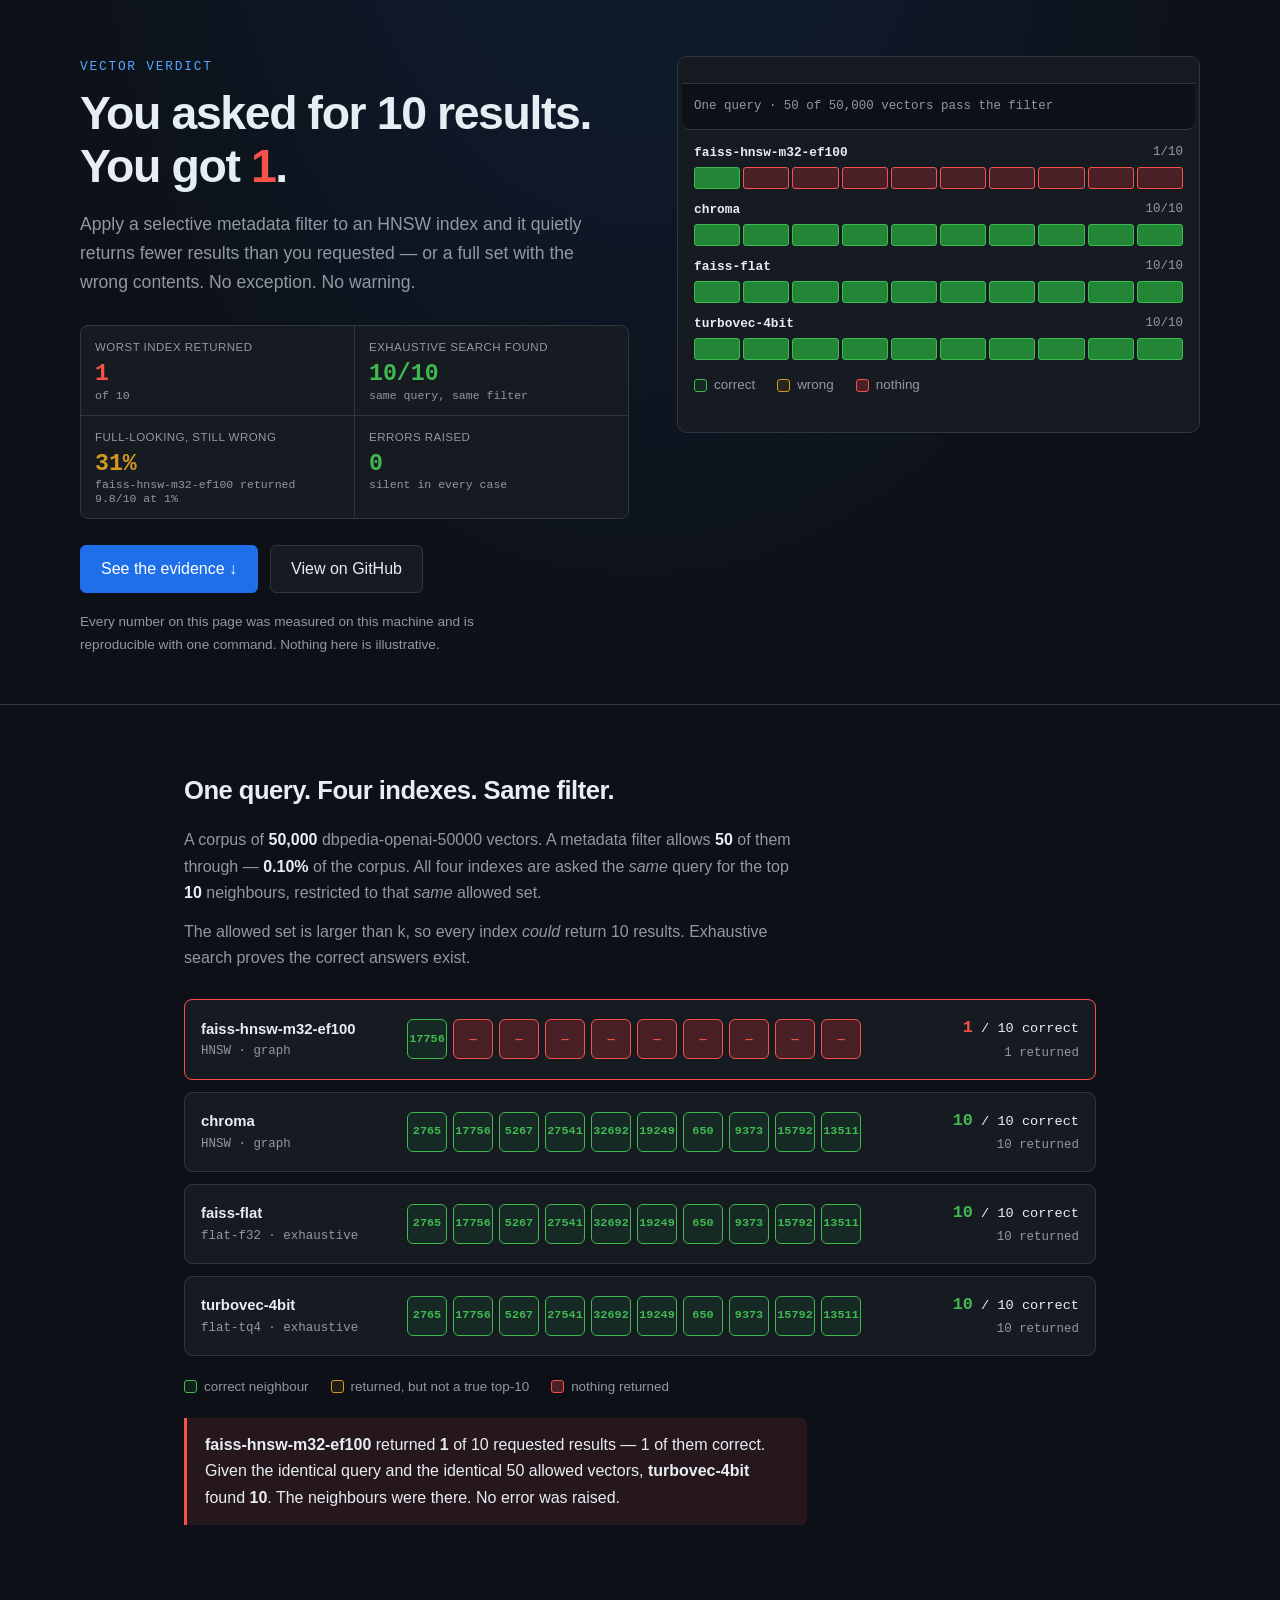
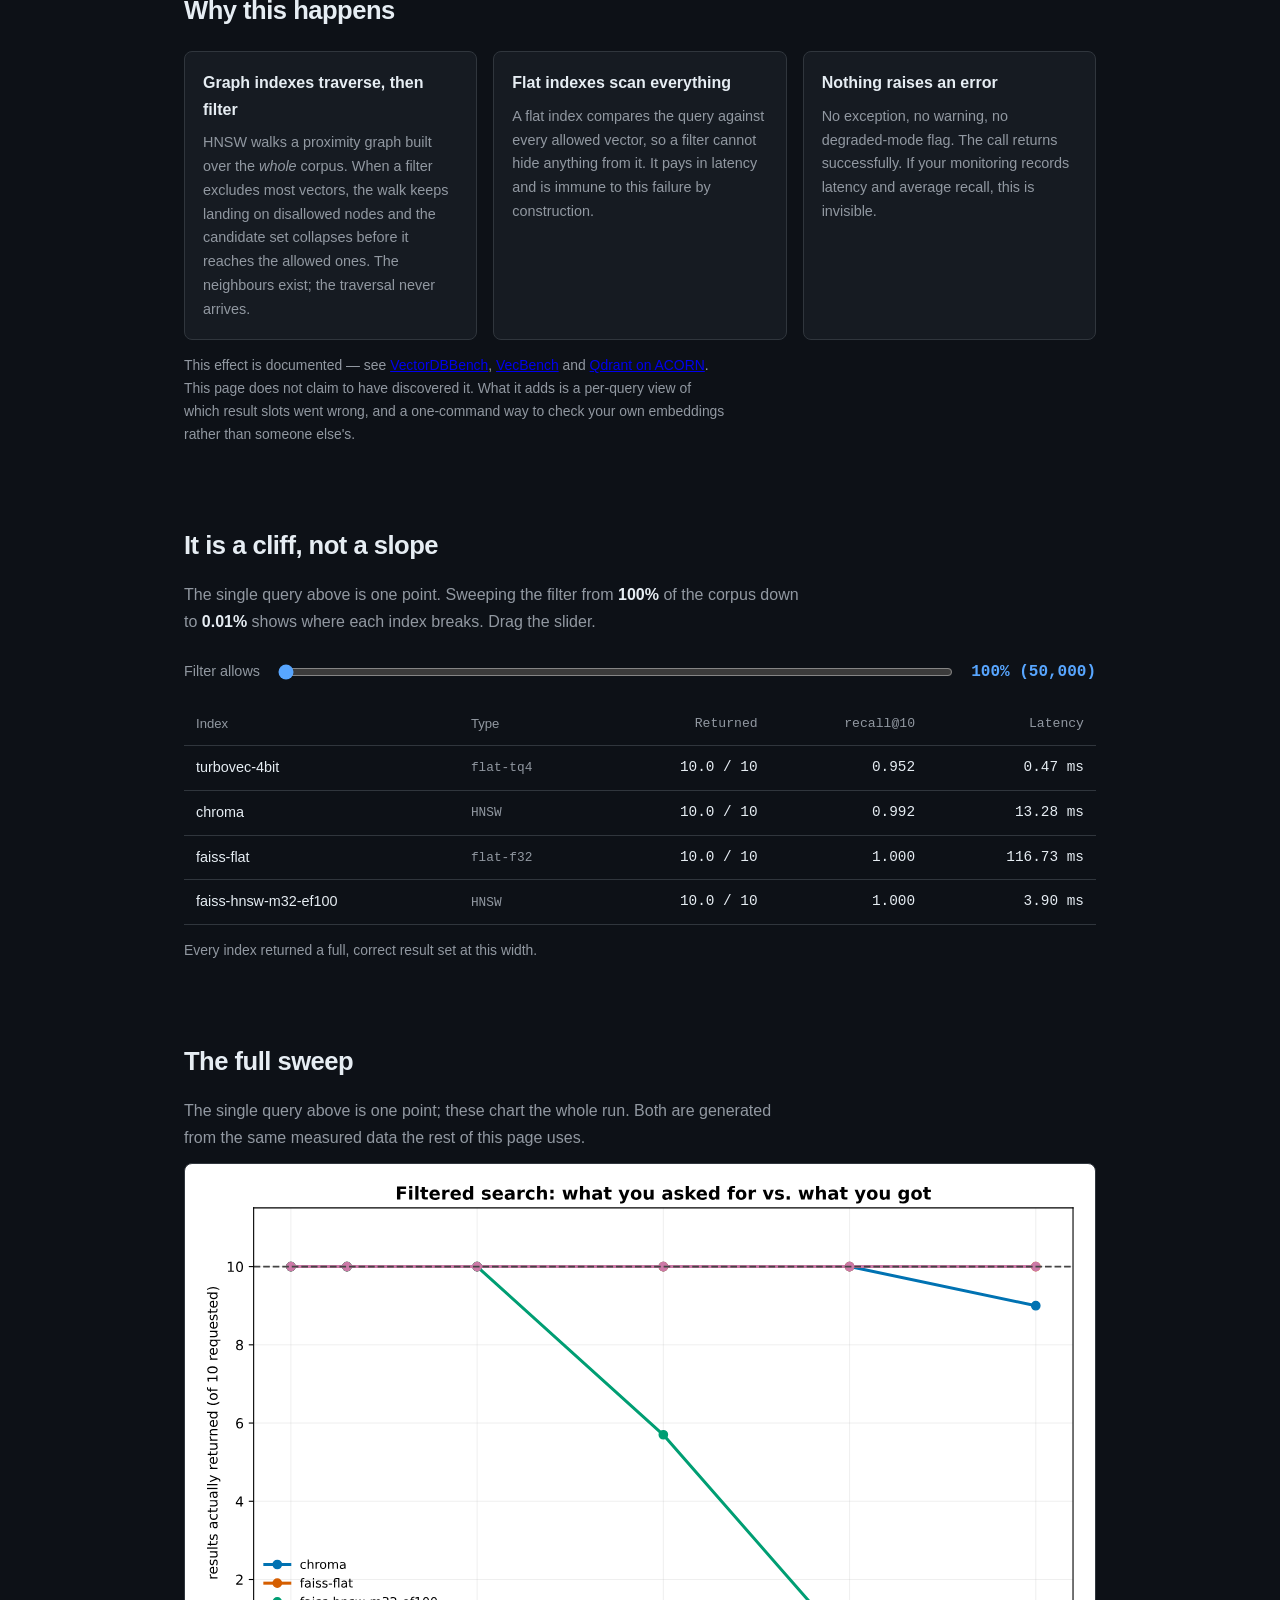
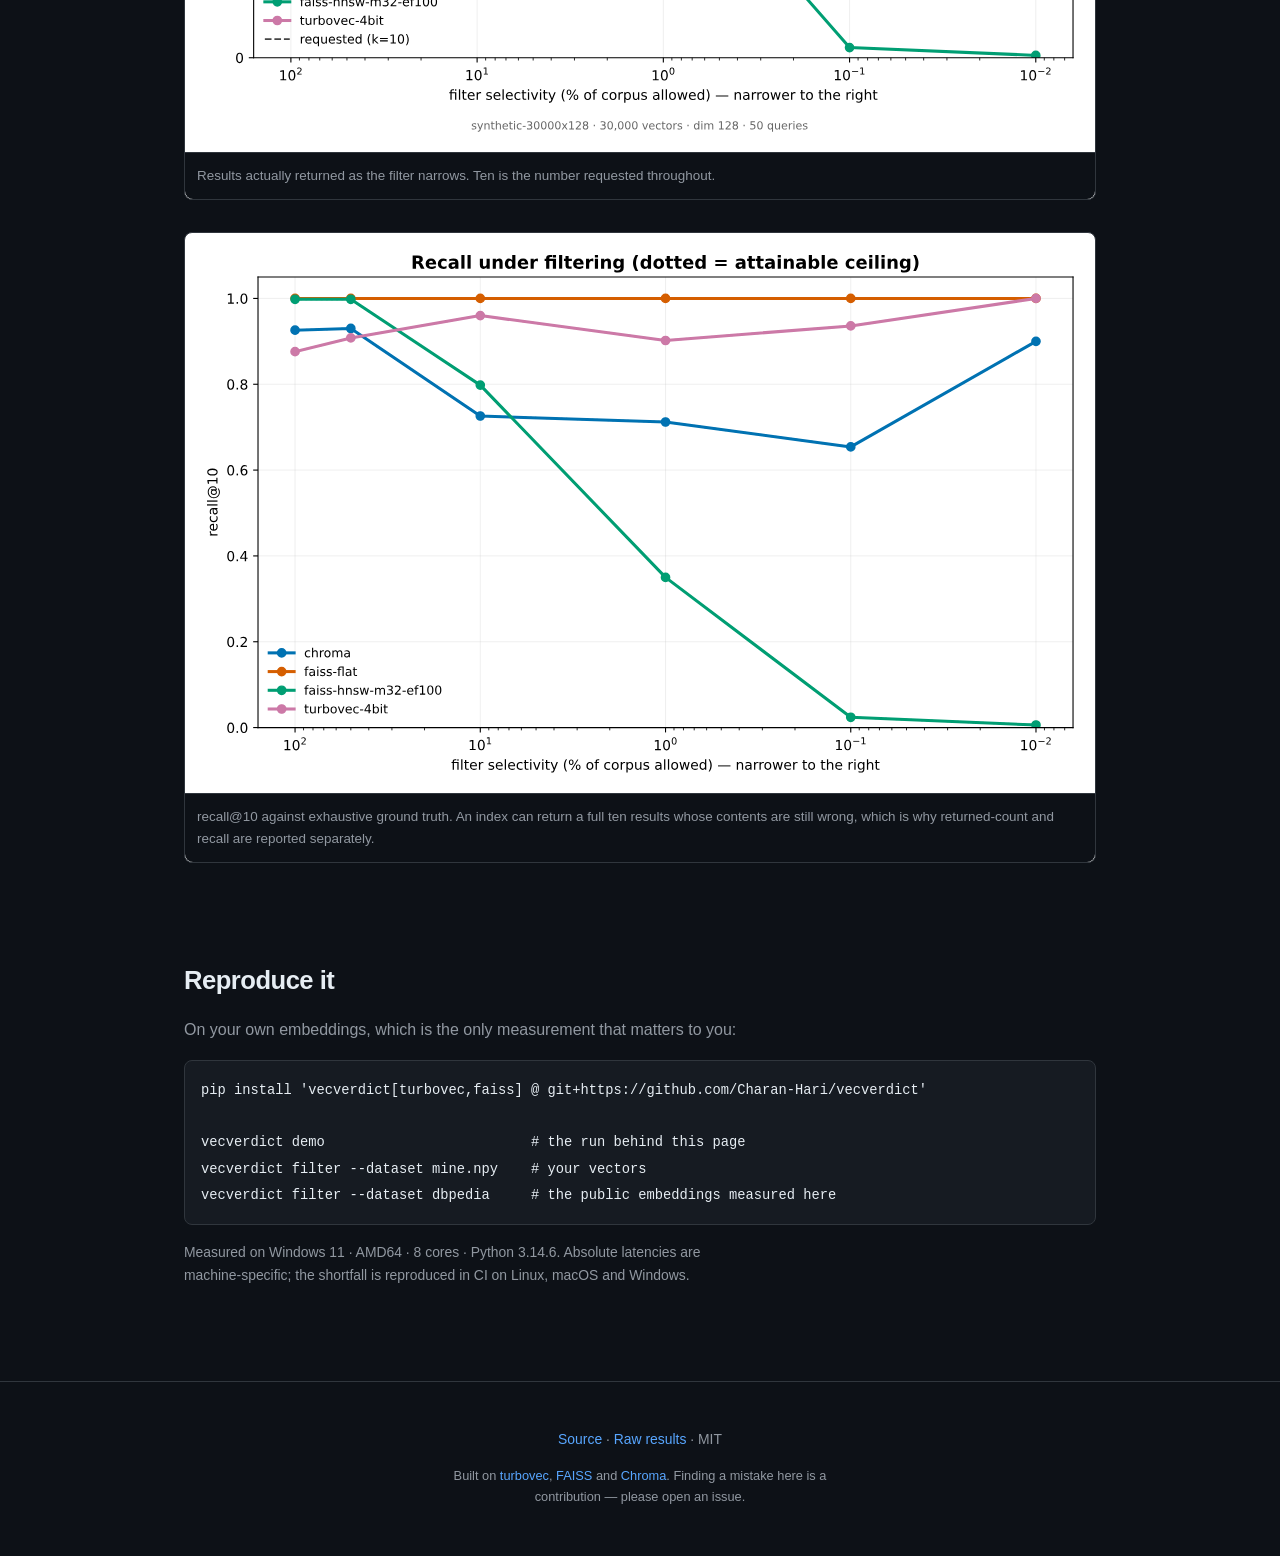
<file: docs/index.html>
<!DOCTYPE html>
<html lang="en">
<head>
<meta charset="utf-8">
<meta name="viewport" content="width=device-width, initial-scale=1">
<title>Vector Verdict — what your vector index actually returns</title>
<meta name="description" content="A measured demonstration that vector indexes silently return fewer, or wrong, results when a metadata filter is applied.">
<link rel="stylesheet" href="style.css">
</head>
<body>

<header class="hero">
  <div class="hero-inner">

    <div class="hero-copy">
      <p class="eyebrow">Vector Verdict</p>
      <h1>You asked for 10 results.<br>You got <span id="h-worst-n" class="bad-num">—</span>.</h1>
      <p class="tagline">
        Apply a selective metadata filter to an HNSW index and it quietly returns
        fewer results than you requested — or a full set with the wrong contents.
        No exception. No warning.
      </p>

      <dl class="hero-stats">
        <div>
          <dt>Worst index returned</dt>
          <dd><span id="h-stat-returned" class="bad-num">—</span> <small>of <span id="h-stat-k">—</span></small></dd>
        </div>
        <div>
          <dt>Exhaustive search found</dt>
          <dd><span id="h-stat-best" class="good-num">—</span> <small>same query, same filter</small></dd>
        </div>
        <div>
          <dt>Full-looking, still wrong</dt>
          <dd><span id="h-stat-wrong" class="warn-num">—</span> <small id="h-stat-wrong-who">—</small></dd>
        </div>
        <div>
          <dt>Errors raised</dt>
          <dd><span class="good-num">0</span> <small>silent in every case</small></dd>
        </div>
      </dl>

      <div class="hero-actions">
        <a class="repo primary" href="#slots">See the evidence ↓</a>
        <a class="repo" href="https://github.com/Charan-Hari/vecverdict">View on GitHub</a>
      </div>
      <p class="sub">
        Every number on this page was measured on this machine and is reproducible
        with one command. Nothing here is illustrative.
      </p>
    </div>

    <figure class="hero-proof">
      <figcaption class="hero-proof-head">
        One query · <span id="h-proof-allowed">—</span> of
        <span id="h-proof-total">—</span> vectors pass the filter
      </figcaption>
      <div id="hero-grid" class="hero-grid"></div>
      <div class="legend legend-compact">
        <span><i class="sw hit"></i> correct</span>
        <span><i class="sw miss"></i> wrong</span>
        <span><i class="sw empty"></i> nothing</span>
      </div>
    </figure>

  </div>
</header>

<main>

<section id="slots">
  <h2>One query. Four indexes. Same filter.</h2>
  <p class="lead">
    A corpus of <b id="m-vectors">—</b> <span id="m-dataset">—</span> vectors. A metadata
    filter allows <b id="m-allowed">—</b> of them through — <b id="m-sel">—</b> of the
    corpus. All four indexes are asked the <em>same</em> query for the top
    <b id="m-k">—</b> neighbours, restricted to that <em>same</em> allowed set.
  </p>
  <p class="lead">
    The allowed set is larger than k, so every index <em>could</em> return 10 results.
    Exhaustive search proves the correct answers exist.
  </p>

  <div id="grid" class="grid"></div>

  <div class="legend">
    <span><i class="sw hit"></i> correct neighbour</span>
    <span><i class="sw miss"></i> returned, but not a true top-10</span>
    <span><i class="sw empty"></i> nothing returned</span>
  </div>

  <p class="callout" id="verdict"></p>
</section>

<section id="why">
  <h2>Why this happens</h2>
  <div class="cards">
    <div class="card">
      <h3>Graph indexes traverse, then filter</h3>
      <p>
        HNSW walks a proximity graph built over the <em>whole</em> corpus. When a
        filter excludes most vectors, the walk keeps landing on disallowed nodes
        and the candidate set collapses before it reaches the allowed ones. The
        neighbours exist; the traversal never arrives.
      </p>
    </div>
    <div class="card">
      <h3>Flat indexes scan everything</h3>
      <p>
        A flat index compares the query against every allowed vector, so a filter
        cannot hide anything from it. It pays in latency and is immune to this
        failure by construction.
      </p>
    </div>
    <div class="card">
      <h3>Nothing raises an error</h3>
      <p>
        No exception, no warning, no degraded-mode flag. The call returns
        successfully. If your monitoring records latency and average recall, this
        is invisible.
      </p>
    </div>
  </div>

  <p class="note">
    This effect is documented — see
    <a href="https://github.com/zilliztech/VectorDBBench">VectorDBBench</a>,
    <a href="https://dl.acm.org/doi/10.1145/3802125">VecBench</a> and
    <a href="https://qdrant.tech/articles/filtered-vector-search-acorn/">Qdrant on ACORN</a>.
    This page does not claim to have discovered it. What it adds is a per-query view of
    which result slots went wrong, and a one-command way to check your own embeddings
    rather than someone else's.
  </p>
</section>

<section id="sweep">
  <h2>It is a cliff, not a slope</h2>
  <p class="lead">
    The single query above is one point. Sweeping the filter from
    <b id="s-widest">—</b> of the corpus down to <b id="s-narrowest">—</b>
    shows where each index breaks. Drag the slider.
  </p>

  <div class="slider-row">
    <label for="sel">Filter allows</label>
    <input type="range" id="sel" min="0" max="5" value="0" step="1">
    <output id="sel-label">—</output>
  </div>

  <div class="table-scroll">
  <table class="results">
    <thead>
      <tr>
        <th>Index</th><th>Type</th>
        <th class="num">Returned</th>
        <th class="num">recall@10</th>
        <th class="num">Latency</th>
      </tr>
    </thead>
    <tbody id="sweep-body"></tbody>
  </table>
  </div>
  <p class="note" id="sweep-note"></p>
</section>

<section id="charts">
  <h2>The full sweep</h2>
  <p class="lead">
    The single query above is one point; these chart the whole run. Both are generated
    from the same measured data the rest of this page uses.
  </p>
  <figure>
    <img src="shortfall_cliff.svg" alt="Results returned versus filter selectivity, showing FAISS HNSW collapsing while flat indexes hold at ten">
    <figcaption>Results actually returned as the filter narrows. Ten is the number requested throughout.</figcaption>
  </figure>
  <figure>
    <img src="recall_curve.svg" alt="recall@10 versus filter selectivity for each index">
    <figcaption>recall@10 against exhaustive ground truth. An index can return a full ten results whose contents are still wrong, which is why returned-count and recall are reported separately.</figcaption>
  </figure>
</section>

<section id="run">
  <h2>Reproduce it</h2>
  <p class="lead">On your own embeddings, which is the only measurement that matters to you:</p>
<pre><code>pip install 'vecverdict[turbovec,faiss] @ git+https://github.com/Charan-Hari/vecverdict'

vecverdict demo                         # the run behind this page
vecverdict filter --dataset mine.npy    # your vectors
vecverdict filter --dataset dbpedia     # the public embeddings measured here
</code></pre>
  <p class="note">
    Measured on <span id="m-machine">—</span>.
    Absolute latencies are machine-specific; the shortfall is reproduced in CI on
    Linux, macOS and Windows.
  </p>
</section>

</main>

<footer>
  <p>
    <a href="https://github.com/Charan-Hari/vecverdict">Source</a> ·
    <a href="https://github.com/Charan-Hari/vecverdict/blob/main/results/">Raw results</a> ·
    MIT
  </p>
  <p class="fine">
    Built on <a href="https://github.com/RyanCodrai/turbovec">turbovec</a>,
    <a href="https://github.com/facebookresearch/faiss">FAISS</a> and
    <a href="https://github.com/chroma-core/chroma">Chroma</a>.
    Finding a mistake here is a contribution — please open an issue.
  </p>
</footer>

<script src="app.js"></script>
</body>
</html>
</file>
<file: docs/style.css>
:root {
  --bg: #0d1117;
  --panel: #161b22;
  --border: #30363d;
  --text: #e6edf3;
  --muted: #9198a1;
  --hit: #3fb950;
  --miss: #d29922;
  --empty: #4a2027;
  --empty-border: #f85149;
  --accent: #58a6ff;
  --mono: ui-monospace, SFMono-Regular, "SF Mono", Menlo, Consolas, monospace;
}

* { box-sizing: border-box; }

body {
  margin: 0;
  background: var(--bg);
  color: var(--text);
  font: 16px/1.65 -apple-system, BlinkMacSystemFont, "Segoe UI", Helvetica, Arial, sans-serif;
  -webkit-font-smoothing: antialiased;
}

main { max-width: 960px; margin: 0 auto; padding: 0 24px 80px; }

/* ---------- hero ---------- */

.hero {
  padding: 56px 24px 48px;
  border-bottom: 1px solid var(--border);
  background: radial-gradient(ellipse at 50% -30%, #1f6feb22, transparent 70%);
}

.hero-inner {
  max-width: 1120px;
  margin: 0 auto;
  display: grid;
  grid-template-columns: minmax(0, 1.05fr) minmax(0, 1fr);
  gap: 48px;
  align-items: start;
}

.eyebrow {
  margin: 0 0 10px;
  font-family: var(--mono);
  font-size: 0.8rem;
  letter-spacing: 0.14em;
  text-transform: uppercase;
  color: var(--accent);
}

.hero h1 {
  margin: 0;
  font-size: clamp(1.9rem, 4vw, 2.9rem);
  line-height: 1.15;
  letter-spacing: -0.03em;
}

.bad-num  { color: var(--empty-border); }
.good-num { color: var(--hit); }
.warn-num { color: var(--miss); }

.tagline {
  margin: 16px 0 0;
  font-size: clamp(0.98rem, 1.6vw, 1.1rem);
  color: var(--muted);
  max-width: 54ch;
}

.hero-stats {
  display: grid;
  grid-template-columns: repeat(2, minmax(0, 1fr));
  gap: 1px;
  margin: 28px 0 0;
  background: var(--border);
  border: 1px solid var(--border);
  border-radius: 8px;
  overflow: hidden;
}

.hero-stats > div { background: var(--panel); padding: 12px 14px; }

.hero-stats dt {
  font-size: 0.72rem;
  letter-spacing: 0.04em;
  text-transform: uppercase;
  color: var(--muted);
}

.hero-stats dd {
  margin: 4px 0 0;
  font-family: var(--mono);
  font-size: 1.45rem;
  font-weight: 600;
  line-height: 1.2;
}

.hero-stats dd small {
  display: block;
  font-family: inherit;
  font-size: 0.72rem;
  font-weight: 400;
  color: var(--muted);
  letter-spacing: 0;
}

.hero-actions { display: flex; flex-wrap: wrap; gap: 12px; margin-top: 26px; }

.repo {
  display: inline-block;
  padding: 10px 20px;
  border: 1px solid var(--border);
  border-radius: 6px;
  background: var(--panel);
  color: var(--text);
  text-decoration: none;
  font-weight: 500;
}
.repo:hover { border-color: var(--accent); color: var(--accent); }
.repo.primary { background: #1f6feb; border-color: #1f6feb; color: #fff; }
.repo.primary:hover { background: #388bfd; border-color: #388bfd; color: #fff; }

.sub { margin: 18px 0 0; color: var(--muted); font-size: 0.85rem; max-width: 56ch; }

/* the miniature proof beside the headline */

.hero-proof {
  margin: 0;
  padding: 16px;
  background: var(--panel);
  border: 1px solid var(--border);
  border-radius: 10px;
}

.hero-proof-head {
  font-family: var(--mono);
  font-size: 0.78rem;
  color: var(--muted);
  padding-bottom: 12px;
  margin-bottom: 12px;
  border-bottom: 1px solid var(--border);
}

.hero-grid { display: grid; gap: 10px; }

.hero-row {
  display: grid;
  grid-template-columns: 1fr auto;
  gap: 4px 10px;
  align-items: center;
}

.hero-row .name {
  font-family: var(--mono);
  font-size: 0.8rem;
  white-space: nowrap;
  overflow: hidden;
  text-overflow: ellipsis;
}

.hero-row .count { font-family: var(--mono); font-size: 0.78rem; color: var(--muted); }

.hero-slots { grid-column: 1 / -1; display: flex; gap: 3px; }

.hero-slot {
  flex: 1;
  height: 22px;
  border-radius: 3px;
  border: 1px solid var(--border);
  min-width: 0;
}
.hero-slot.hit   { background: #238636; border-color: var(--hit); }
.hero-slot.miss  { background: #9e6a03; border-color: var(--miss); }
.hero-slot.empty { background: var(--empty); border-color: var(--empty-border); }

.legend-compact { margin-top: 14px; font-size: 0.75rem; gap: 14px; }

@media (max-width: 900px) {
  .hero-inner { grid-template-columns: 1fr; gap: 32px; }
  .hero { padding: 40px 20px 36px; }
}

/* ---------- sections ---------- */

section { padding-top: 64px; }

h2 {
  font-size: 1.6rem;
  letter-spacing: -0.02em;
  margin: 0 0 16px;
}

h3 { font-size: 1rem; margin: 0 0 8px; }

.lead { color: var(--muted); max-width: 70ch; margin: 0 0 12px; }
.lead b { color: var(--text); }

.note { color: var(--muted); font-size: 0.87rem; max-width: 70ch; }

/* ---------- the slot grid ---------- */

.grid {
  display: grid;
  gap: 12px;
  margin: 28px 0 20px;
}

.row {
  display: grid;
  grid-template-columns: 190px 1fr auto;
  gap: 16px;
  align-items: center;
  padding: 14px 16px;
  background: var(--panel);
  border: 1px solid var(--border);
  border-radius: 8px;
}
.row.broken { border-color: var(--empty-border); }

.name { font-weight: 600; font-size: 0.93rem; }
.kind { color: var(--muted); font-size: 0.78rem; font-family: var(--mono); }

.slots { display: flex; gap: 6px; flex-wrap: wrap; }

.slot {
  width: 40px;
  height: 40px;
  border-radius: 6px;
  display: grid;
  place-items: center;
  font-family: var(--mono);
  font-size: 0.74rem;
  font-weight: 600;
  border: 1px solid transparent;
}
.slot.hit   { background: #23863622; border-color: var(--hit);  color: var(--hit); }
.slot.miss  { background: #9e6a0322; border-color: var(--miss); color: var(--miss); }
.slot.empty { background: var(--empty); border-color: var(--empty-border); color: #f85149; }

.tally { font-family: var(--mono); font-size: 0.85rem; text-align: right; white-space: nowrap; }
.tally b { font-size: 1.05rem; }
.tally .bad { color: #f85149; }
.tally .good { color: var(--hit); }

.legend {
  display: flex;
  gap: 22px;
  flex-wrap: wrap;
  color: var(--muted);
  font-size: 0.84rem;
  margin-bottom: 20px;
}
.legend span { display: flex; align-items: center; gap: 7px; }
.sw { width: 13px; height: 13px; border-radius: 3px; display: inline-block; border: 1px solid; }
.sw.hit   { background: #23863622; border-color: var(--hit); }
.sw.miss  { background: #9e6a0322; border-color: var(--miss); }
.sw.empty { background: var(--empty); border-color: var(--empty-border); }

.callout {
  border-left: 3px solid var(--empty-border);
  background: #f851491a;
  padding: 14px 18px;
  border-radius: 0 6px 6px 0;
  margin: 0;
  max-width: 70ch;
}

/* ---------- cards ---------- */

.cards {
  display: grid;
  grid-template-columns: repeat(auto-fit, minmax(min(240px, 100%), 1fr));
  gap: 16px;
  margin-top: 20px;
}
.card {
  background: var(--panel);
  border: 1px solid var(--border);
  border-radius: 8px;
  padding: 18px;
}
.card p { margin: 0; color: var(--muted); font-size: 0.9rem; }

/* ---------- slider + table ---------- */

.slider-row {
  display: flex;
  align-items: center;
  gap: 16px;
  margin: 24px 0 18px;
  flex-wrap: wrap;
}
.slider-row label { color: var(--muted); font-size: 0.9rem; }
.slider-row input { flex: 1; min-width: 200px; accent-color: var(--accent); }
.slider-row output {
  font-family: var(--mono);
  font-weight: 700;
  min-width: 108px;
  color: var(--accent);
}

table.results { width: 100%; border-collapse: collapse; font-size: 0.9rem; }

/* The table has five columns and cannot compress below its content on a
   phone. Scroll the table itself rather than letting it push the page wide. */
.table-scroll { overflow-x: auto; -webkit-overflow-scrolling: touch; }
.table-scroll table.results { min-width: 460px; }
table.results th, table.results td {
  padding: 10px 12px;
  border-bottom: 1px solid var(--border);
  text-align: left;
}
table.results th { color: var(--muted); font-weight: 500; font-size: 0.82rem; }
table.results td.num, table.results th.num { text-align: right; font-family: var(--mono); }
table.results tr.broken td { color: #f85149; }
table.results td.kind { color: var(--muted); font-family: var(--mono); font-size: 0.8rem; }

/* ---------- figures / code ---------- */

figure {
  margin: 0 0 32px;
  background: #fff;
  border: 1px solid var(--border);
  border-radius: 8px;
  padding: 12px;
}
figure img { width: 100%; display: block; }
figcaption {
  color: var(--muted);
  font-size: 0.84rem;
  padding: 10px 4px 2px;
  background: var(--bg);
  margin: 10px -12px -12px;
  padding: 12px;
  border-top: 1px solid var(--border);
  border-radius: 0 0 8px 8px;
}

pre {
  background: var(--panel);
  border: 1px solid var(--border);
  border-radius: 8px;
  padding: 16px;
  overflow-x: auto;
}
code { font-family: var(--mono); font-size: 0.86rem; }

/* ---------- footer ---------- */

footer {
  border-top: 1px solid var(--border);
  padding: 32px 24px 48px;
  text-align: center;
  color: var(--muted);
  font-size: 0.87rem;
}
footer a { color: var(--accent); text-decoration: none; }
footer a:hover { text-decoration: underline; }
.fine { font-size: 0.8rem; max-width: 60ch; margin: 10px auto 0; }

@media (max-width: 640px) {
  .row { grid-template-columns: 1fr; gap: 10px; }
  .tally { text-align: left; }
  /* Ten slots must stay on one line for the pattern to read as a row. */
  .slot { width: 30px; height: 30px; font-size: 0.62rem; }
  .slots { gap: 4px; }
}

@media (prefers-reduced-motion: no-preference) {
  .slot { transition: background .15s ease, border-color .15s ease; }
}
</file>
